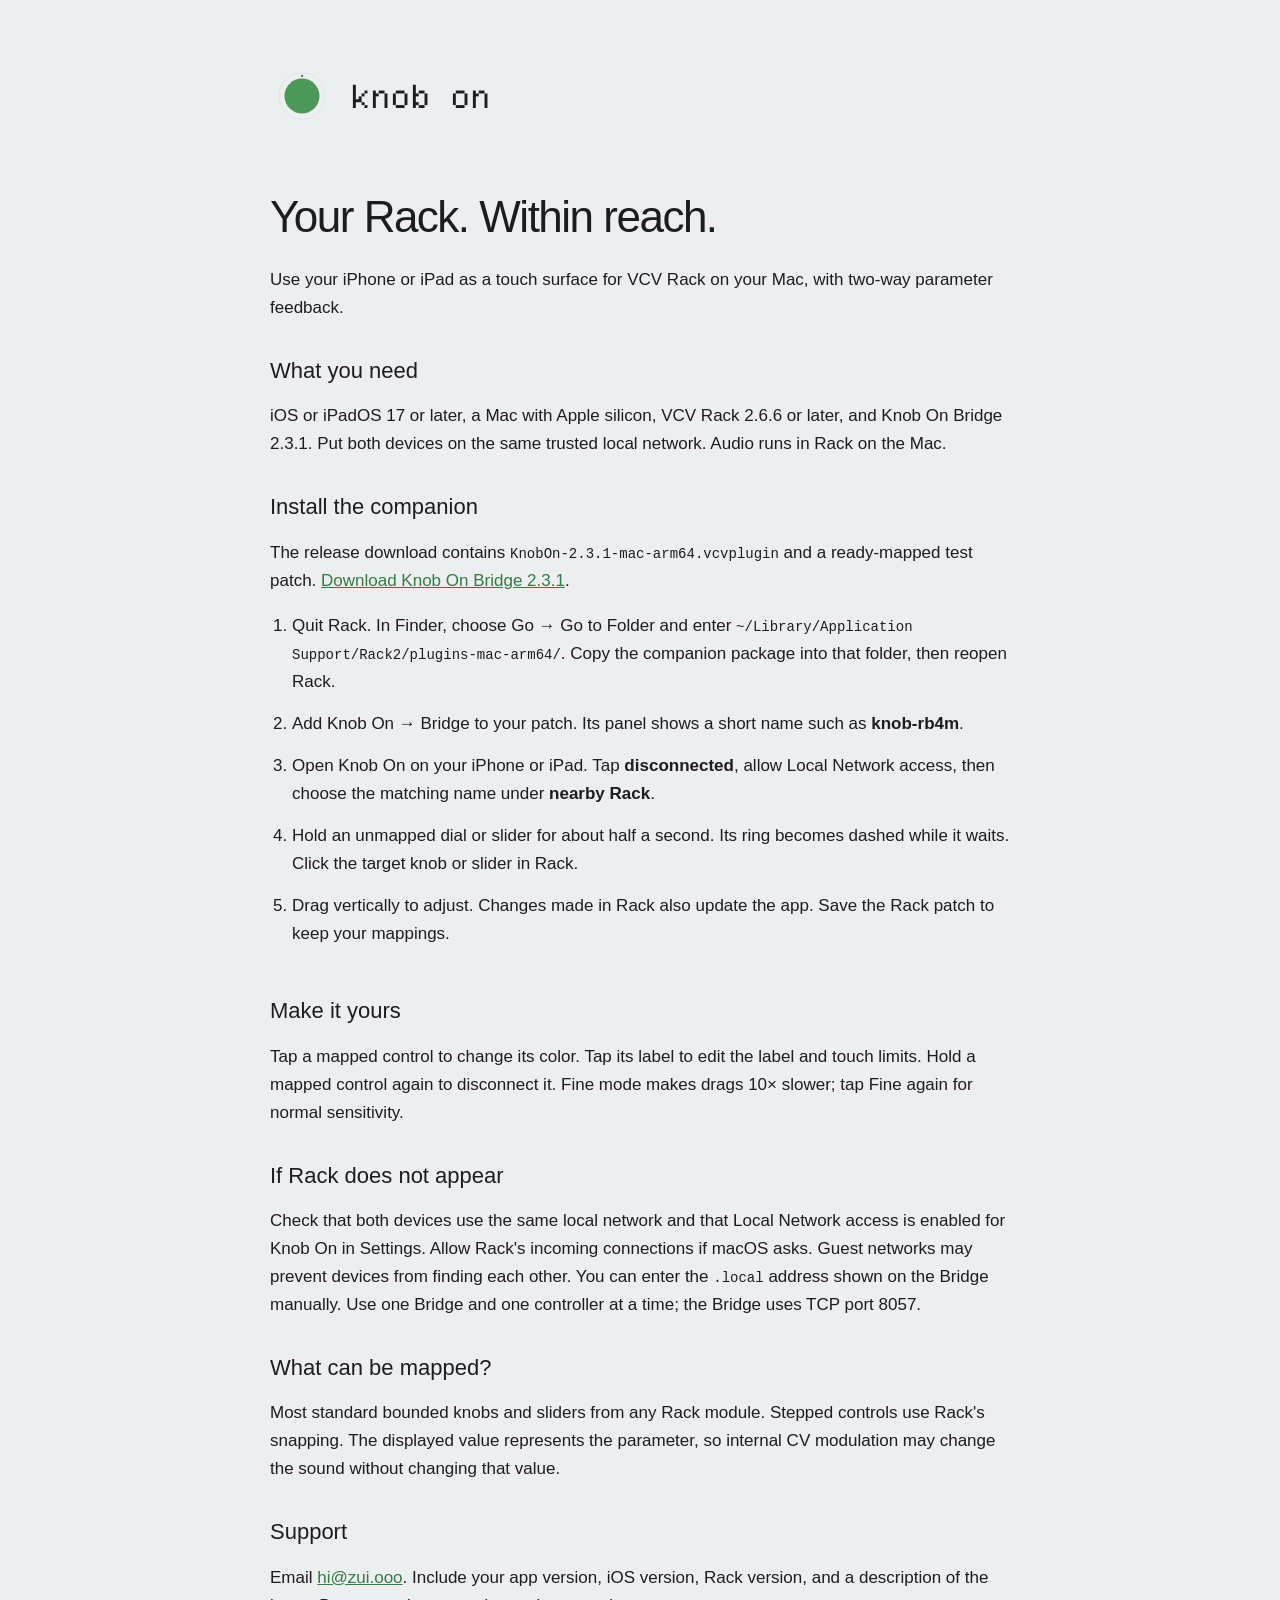
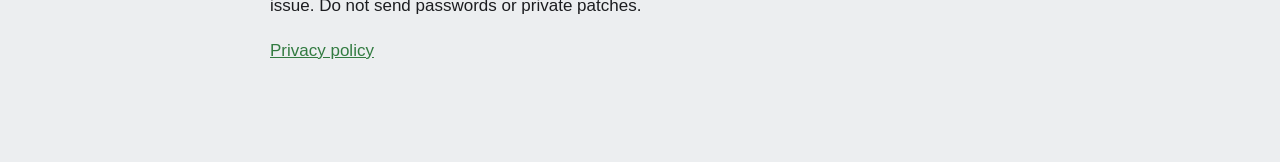
<file: docs/index.html>
<!doctype html>
<html lang="en"><head><meta charset="utf-8"><meta name="viewport" content="width=device-width,initial-scale=1"><title>Knob On — Setup & support</title><link rel="stylesheet" href="style.css"></head>
<body><main><a class="brand" href="support.html"><img src="branding/logo-mark.svg" alt="">knob on</a>

<h1>Your Rack. Within reach.</h1><p>Use your iPhone or iPad as a touch surface for VCV Rack on your Mac, with two-way parameter feedback.</p>
<h2>What you need</h2><p>iOS or iPadOS 17 or later, a Mac with Apple silicon, VCV Rack 2.6.6 or later, and Knob On Bridge 2.3.1. Put both devices on the same trusted local network. Audio runs in Rack on the Mac.</p>
<h2>Install the companion</h2><p>The release download contains <code>KnobOn-2.3.1-mac-arm64.vcvplugin</code> and a ready-mapped test patch. <a href="https://github.com/azuic/knob-on/releases/tag/v2.3.1">Download Knob On Bridge 2.3.1</a>.</p>
<ol><li>Quit Rack. In Finder, choose Go → Go to Folder and enter <code>~/Library/Application Support/Rack2/plugins-mac-arm64/</code>. Copy the companion package into that folder, then reopen Rack.</li><li>Add Knob On → Bridge to your patch. Its panel shows a short name such as <strong>knob-rb4m</strong>.</li><li>Open Knob On on your iPhone or iPad. Tap <strong>disconnected</strong>, allow Local Network access, then choose the matching name under <strong>nearby Rack</strong>.</li><li>Hold an unmapped dial or slider for about half a second. Its ring becomes dashed while it waits. Click the target knob or slider in Rack.</li><li>Drag vertically to adjust. Changes made in Rack also update the app. Save the Rack patch to keep your mappings.</li></ol>
<h2>Make it yours</h2><p>Tap a mapped control to change its color. Tap its label to edit the label and touch limits. Hold a mapped control again to disconnect it. Fine mode makes drags 10× slower; tap Fine again for normal sensitivity.</p>
<h2>If Rack does not appear</h2><p>Check that both devices use the same local network and that Local Network access is enabled for Knob On in Settings. Allow Rack's incoming connections if macOS asks. Guest networks may prevent devices from finding each other. You can enter the <code>.local</code> address shown on the Bridge manually. Use one Bridge and one controller at a time; the Bridge uses TCP port 8057.</p>
<h2>What can be mapped?</h2><p>Most standard bounded knobs and sliders from any Rack module. Stepped controls use Rack's snapping. The displayed value represents the parameter, so internal CV modulation may change the sound without changing that value.</p>
<h2>Support</h2><p>Email <a href="mailto:hi@zui.ooo">hi@zui.ooo</a>. Include your app version, iOS version, Rack version, and a description of the issue. Do not send passwords or private patches.</p>
<p><a href="privacy.html">Privacy policy</a></p></main></body></html>
</file>
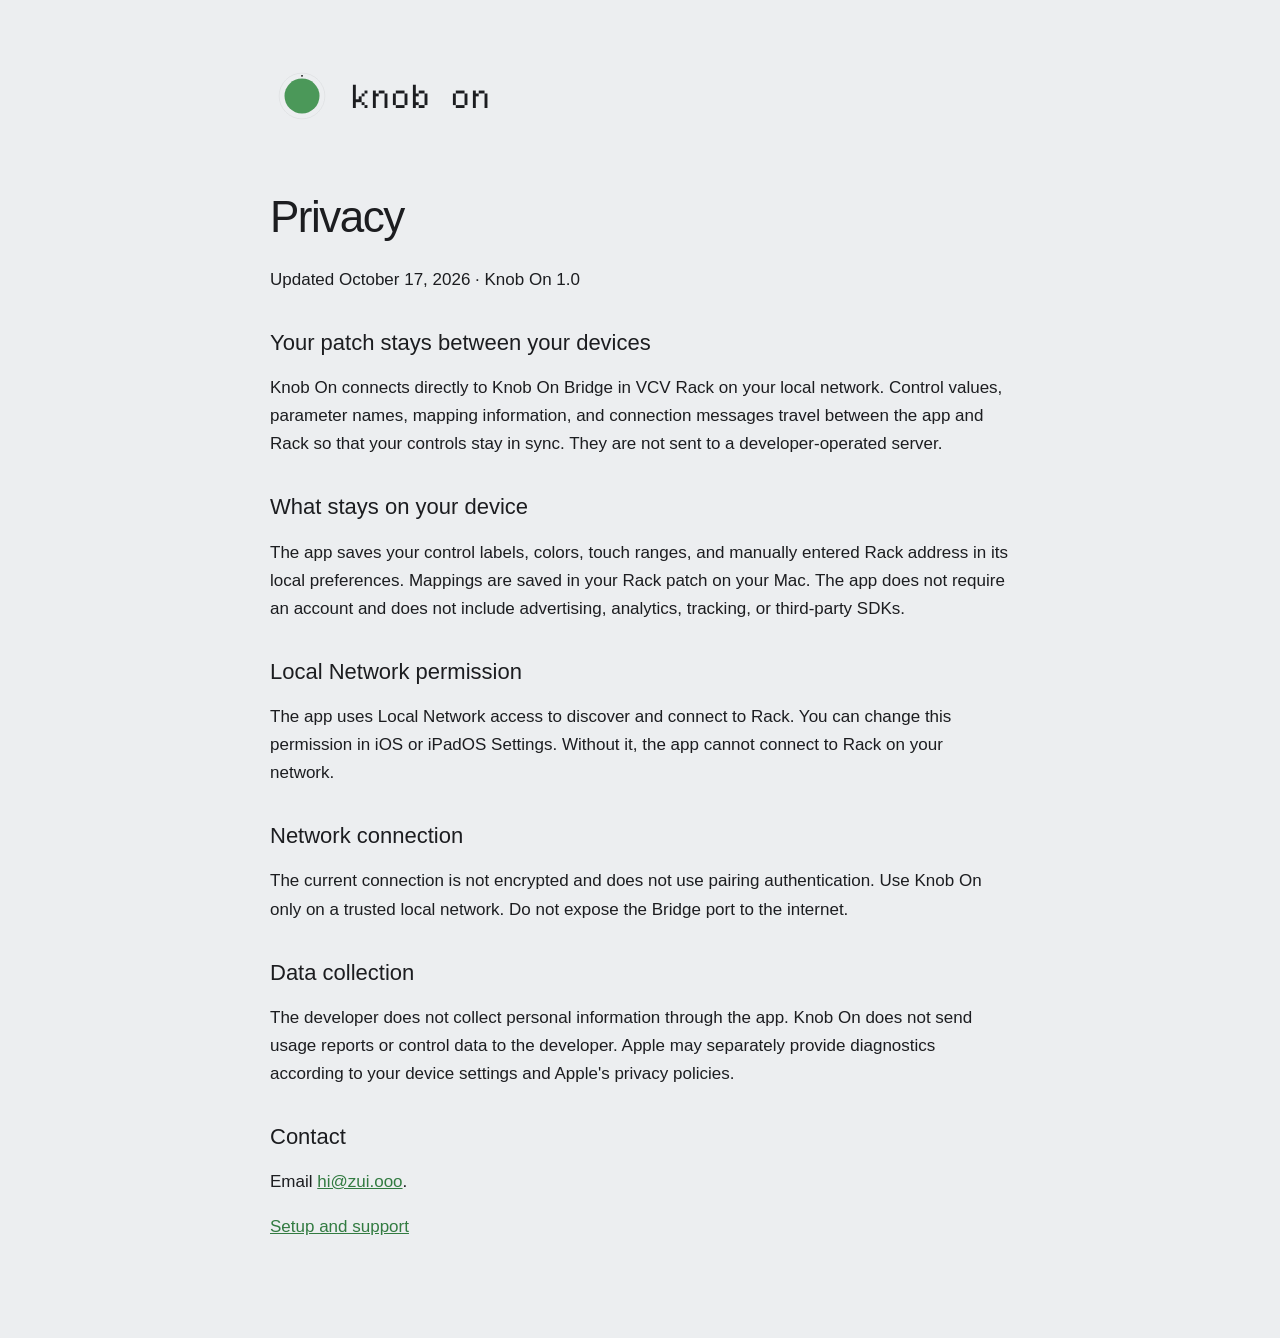
<file: docs/privacy.html>
<!doctype html>
<html lang="en"><head><meta charset="utf-8"><meta name="viewport" content="width=device-width,initial-scale=1"><title>Knob On — Privacy</title><link rel="stylesheet" href="style.css"></head>
<body><main><a class="brand" href="support.html"><img src="branding/logo-mark.svg" alt="">knob on</a>

<h1>Privacy</h1><p>Updated October 17, 2026 · Knob On 1.0</p>
<h2>Your patch stays between your devices</h2><p>Knob On connects directly to Knob On Bridge in VCV Rack on your local network. Control values, parameter names, mapping information, and connection messages travel between the app and Rack so that your controls stay in sync. They are not sent to a developer-operated server.</p>
<h2>What stays on your device</h2><p>The app saves your control labels, colors, touch ranges, and manually entered Rack address in its local preferences. Mappings are saved in your Rack patch on your Mac. The app does not require an account and does not include advertising, analytics, tracking, or third-party SDKs.</p>
<h2>Local Network permission</h2><p>The app uses Local Network access to discover and connect to Rack. You can change this permission in iOS or iPadOS Settings. Without it, the app cannot connect to Rack on your network.</p>
<h2>Network connection</h2><p>The current connection is not encrypted and does not use pairing authentication. Use Knob On only on a trusted local network. Do not expose the Bridge port to the internet.</p>
<h2>Data collection</h2><p>The developer does not collect personal information through the app. Knob On does not send usage reports or control data to the developer. Apple may separately provide diagnostics according to your device settings and Apple's privacy policies.</p>
<h2>Contact</h2><p>Email <a href="mailto:hi@zui.ooo">hi@zui.ooo</a>.</p>
<p><a href="support.html">Setup and support</a></p></main></body></html>
</file>
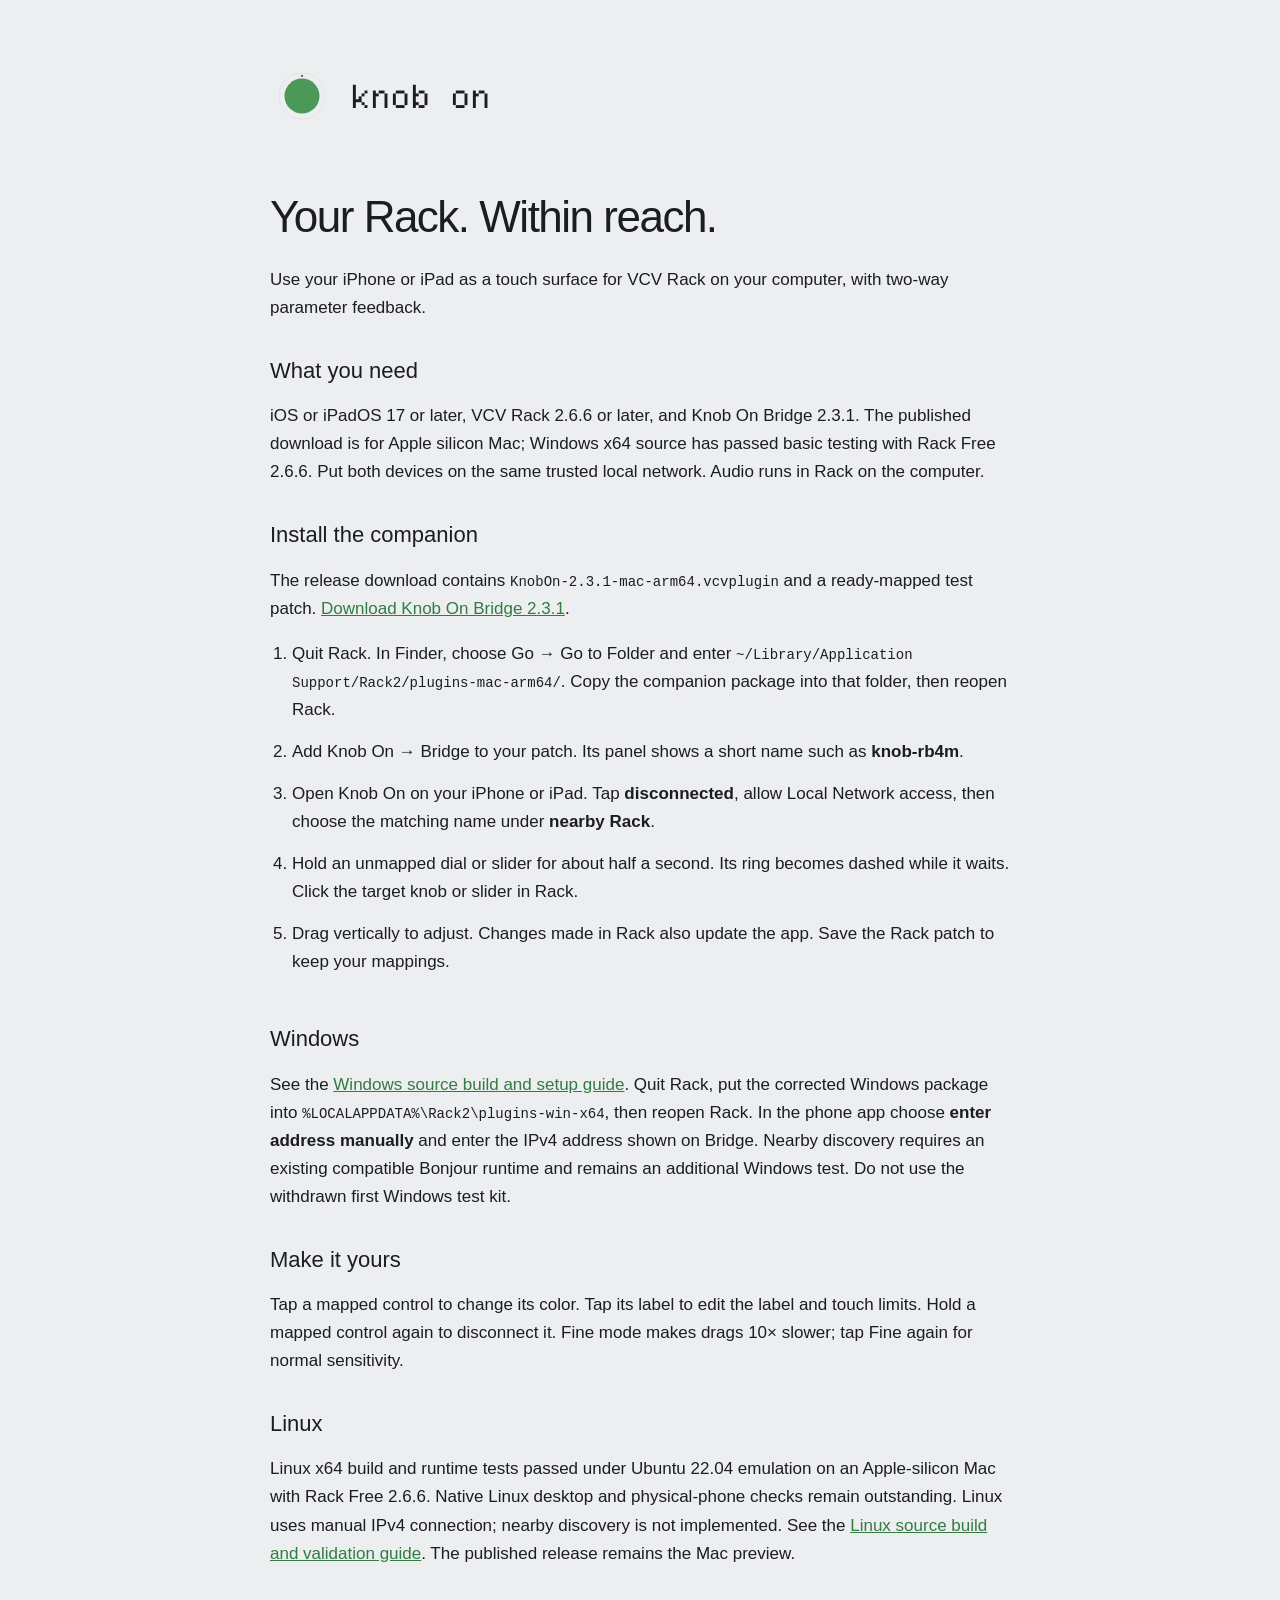
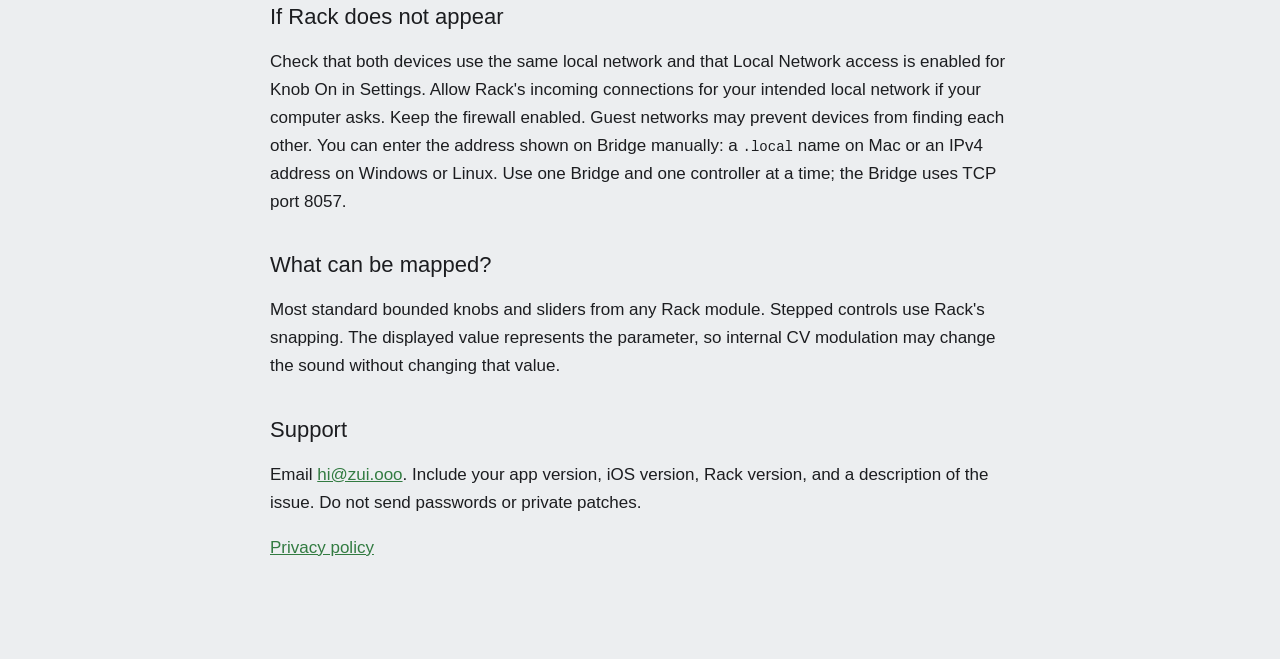
<file: docs/support.html>
<!doctype html>
<html lang="en"><head><meta charset="utf-8"><meta name="viewport" content="width=device-width,initial-scale=1"><title>Knob On — Setup & support</title><link rel="stylesheet" href="style.css"></head>
<body><main><a class="brand" href="support.html"><img src="branding/logo-mark.svg" alt="">knob on</a>

<h1>Your Rack. Within reach.</h1><p>Use your iPhone or iPad as a touch surface for VCV Rack on your computer, with two-way parameter feedback.</p>
<h2>What you need</h2><p>iOS or iPadOS 17 or later, VCV Rack 2.6.6 or later, and Knob On Bridge 2.3.1. The published download is for Apple silicon Mac; Windows x64 source has passed basic testing with Rack Free 2.6.6. Put both devices on the same trusted local network. Audio runs in Rack on the computer.</p>
<h2>Install the companion</h2><p>The release download contains <code>KnobOn-2.3.1-mac-arm64.vcvplugin</code> and a ready-mapped test patch. <a href="https://github.com/azuic/knob-on/releases/tag/v2.3.1">Download Knob On Bridge 2.3.1</a>.</p>
<ol><li>Quit Rack. In Finder, choose Go → Go to Folder and enter <code>~/Library/Application Support/Rack2/plugins-mac-arm64/</code>. Copy the companion package into that folder, then reopen Rack.</li><li>Add Knob On → Bridge to your patch. Its panel shows a short name such as <strong>knob-rb4m</strong>.</li><li>Open Knob On on your iPhone or iPad. Tap <strong>disconnected</strong>, allow Local Network access, then choose the matching name under <strong>nearby Rack</strong>.</li><li>Hold an unmapped dial or slider for about half a second. Its ring becomes dashed while it waits. Click the target knob or slider in Rack.</li><li>Drag vertically to adjust. Changes made in Rack also update the app. Save the Rack patch to keep your mappings.</li></ol>
<h2>Windows</h2><p>See the <a href="https://github.com/azuic/knob-on/blob/main/docs/windows.md">Windows source build and setup guide</a>. Quit Rack, put the corrected Windows package into <code>%LOCALAPPDATA%\Rack2\plugins-win-x64</code>, then reopen Rack. In the phone app choose <strong>enter address manually</strong> and enter the IPv4 address shown on Bridge. Nearby discovery requires an existing compatible Bonjour runtime and remains an additional Windows test. Do not use the withdrawn first Windows test kit.</p>
<h2>Make it yours</h2><p>Tap a mapped control to change its color. Tap its label to edit the label and touch limits. Hold a mapped control again to disconnect it. Fine mode makes drags 10× slower; tap Fine again for normal sensitivity.</p>
<h2>Linux</h2><p>Linux x64 build and runtime tests passed under Ubuntu 22.04 emulation on an Apple-silicon Mac with Rack Free 2.6.6. Native Linux desktop and physical-phone checks remain outstanding. Linux uses manual IPv4 connection; nearby discovery is not implemented. See the <a href="https://github.com/azuic/knob-on/blob/main/docs/linux.md">Linux source build and validation guide</a>. The published release remains the Mac preview.</p>
<h2>If Rack does not appear</h2><p>Check that both devices use the same local network and that Local Network access is enabled for Knob On in Settings. Allow Rack's incoming connections for your intended local network if your computer asks. Keep the firewall enabled. Guest networks may prevent devices from finding each other. You can enter the address shown on Bridge manually: a <code>.local</code> name on Mac or an IPv4 address on Windows or Linux. Use one Bridge and one controller at a time; the Bridge uses TCP port 8057.</p>
<h2>What can be mapped?</h2><p>Most standard bounded knobs and sliders from any Rack module. Stepped controls use Rack's snapping. The displayed value represents the parameter, so internal CV modulation may change the sound without changing that value.</p>
<h2>Support</h2><p>Email <a href="mailto:hi@zui.ooo">hi@zui.ooo</a>. Include your app version, iOS version, Rack version, and a description of the issue. Do not send passwords or private patches.</p>
<p><a href="privacy.html">Privacy policy</a></p></main></body></html>
</file>
<file: docs/style.css>
@font-face{font-family:"Departure Mono";src:url("fonts/DepartureMono-Regular.woff2") format("woff2");font-weight:400;font-style:normal;font-display:swap}
:root{color-scheme:light;font-family:-apple-system,BlinkMacSystemFont,"Helvetica Neue",sans-serif;color:#1c1d20;background:#eceef0;font-weight:300}body{margin:0}main{max-width:740px;margin:auto;padding:64px 26px 80px}.brand{font-family:"Departure Mono",monospace;display:flex;align-items:center;gap:16px;text-decoration:none;font-size:32px;color:inherit}.brand img{width:64px;height:64px}h1{font-size:44px;font-weight:300;letter-spacing:-1.5px;margin:64px 0 24px}h2{font-size:22px;font-weight:400;margin-top:36px}p,li{font-size:17px;line-height:1.65}li{padding-bottom:14px}a{color:#327b41}code{overflow-wrap:anywhere;font-size:14px}.draft{border-left:3px solid #4b9859;padding:10px 16px;background:#f4f5f7;font-size:14px;margin-top:32px}ol{padding-left:22px}
</file>
